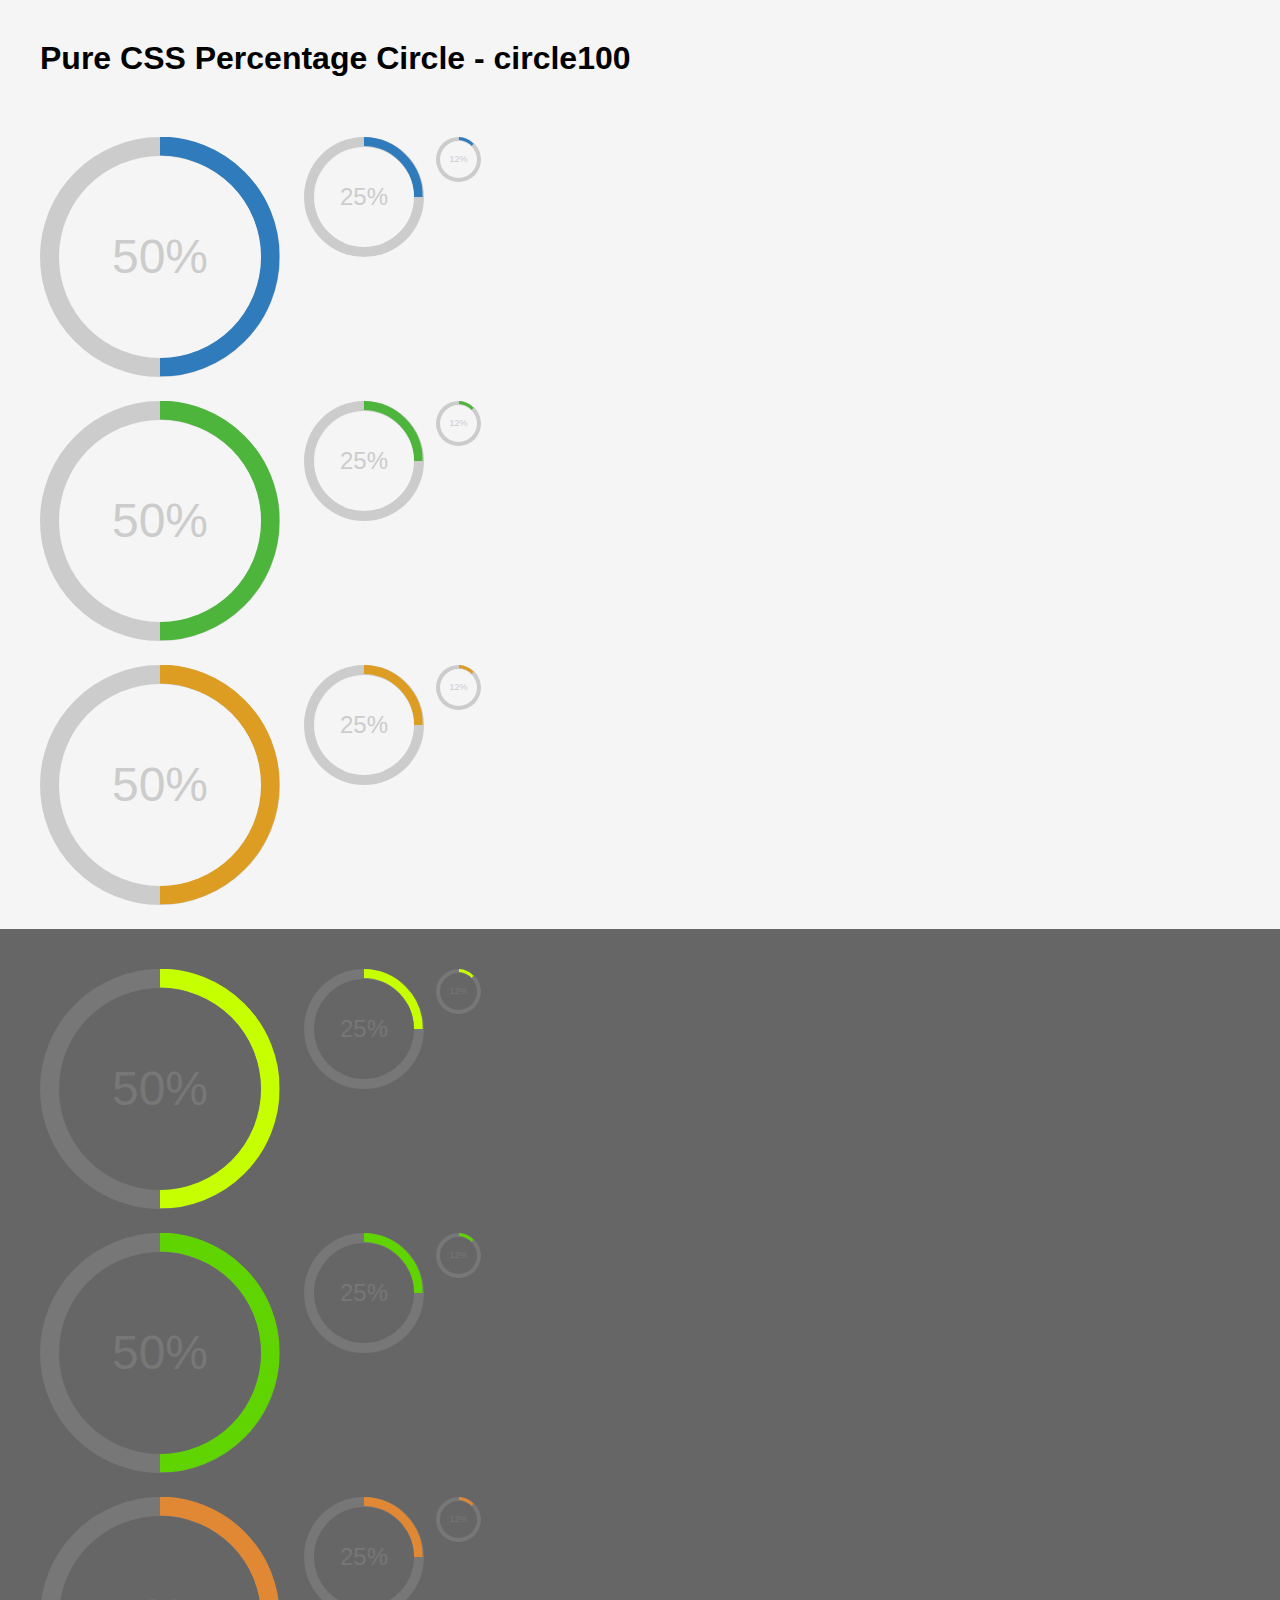
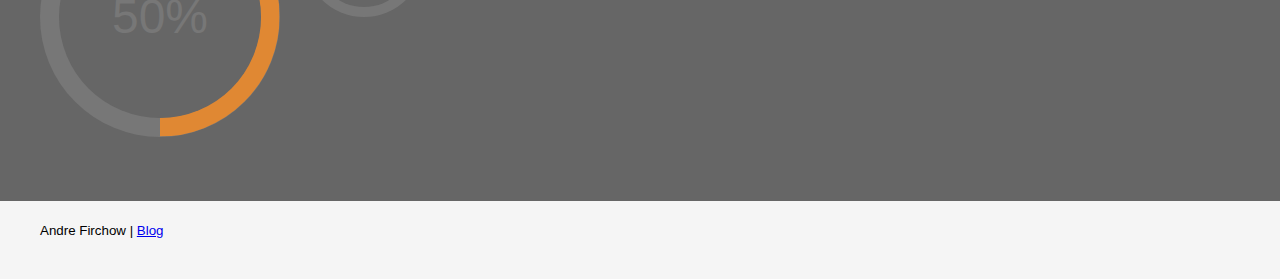
<file: Farangiz Part/circle-rating/index.html>
<!DOCTYPE html>
<!--[if lt IE 7]>      <html class="no-js lt-ie9 lt-ie8 lt-ie7"> <![endif]-->
<!--[if IE 7]>         <html class="no-js lt-ie9 lt-ie8"> <![endif]-->
<!--[if IE 8]>         <html class="no-js lt-ie9"> <![endif]-->
<!--[if gt IE 8]><!--> <html class="no-js"> <!--<![endif]-->
    <head>

        <meta charset="utf-8">

        <title>Pure CSS Percentage Circle</title>

        <meta name="description" content="">
        <meta name="viewport" content="width=device-width, initial-scale=1">


        <!-- styles for this little demo page -->
        <style type="text/css">

            body{
                background-color: #f5f5f5;
                margin: 0;
                padding: 0;
                font-family: Arial, "Helvetica Neue", Helvetica, sans-serif;
            }

            .page {
                margin: 40px;
            }

            h1{
                margin: 40px 0 60px 0;
            }

            .dark-area {
                background-color: #666;
                padding: 40px;
                margin: 0 -40px 20px -40px;
                clear: both;
            }

            .clearfix:before,.clearfix:after {content: " "; display: table;}
            .clearfix:after {clear: both;}
            .clearfix {*zoom: 1;}

        </style>

        <link rel="stylesheet" href="css/circle.css">

    </head>

    <body>

        <div class="page">

            <h1>Pure CSS Percentage Circle - circle100</h1>

            <!-- default -->
            <div class="clearfix">

                <div class="c100 p50 big">
                    <span>50%</span>
                    <div class="slice">
                        <div class="bar"></div>
                        <div class="fill"></div>
                    </div>
                </div>

                <div class="c100 p25">
                    <span>25%</span>
                    <div class="slice">
                        <div class="bar"></div>
                        <div class="fill"></div>
                    </div>
                </div>

                <div class="c100 p12 small">
                    <span>12%</span>
                    <div class="slice">
                        <div class="bar"></div>
                        <div class="fill"></div>
                    </div>
                </div>

            </div>
            <!-- /default -->

            <!-- green -->
            <div class="clearfix">

                <div class="c100 p50 big green">
                    <span>50%</span>
                    <div class="slice">
                        <div class="bar"></div>
                        <div class="fill"></div>
                    </div>
                </div>

                <div class="c100 p25 green">
                    <span>25%</span>
                    <div class="slice">
                        <div class="bar"></div>
                        <div class="fill"></div>
                    </div>
                </div>

                <div class="c100 p12 small green">
                    <span>12%</span>
                    <div class="slice">
                        <div class="bar"></div>
                        <div class="fill"></div>
                    </div>
                </div>

            </div>
            <!-- /green -->

            <!-- orange -->
            <div class="clearfix">

                <div class="c100 p50 big orange">
                    <span>50%</span>
                    <div class="slice">
                        <div class="bar"></div>
                        <div class="fill"></div>
                    </div>
                </div>

                <div class="c100 p25 orange">
                    <span>25%</span>
                    <div class="slice">
                        <div class="bar"></div>
                        <div class="fill"></div>
                    </div>
                </div>

                <div class="c100 p12 small orange">
                    <span>12%</span>
                    <div class="slice">
                        <div class="bar"></div>
                        <div class="fill"></div>
                    </div>
                </div>

            </div>
            <!-- /orange -->




            <div class="dark-area clearfix">

                <!-- default -->
                <div class="clearfix">

                    <div class="c100 p50 big dark">
                        <span>50%</span>
                        <div class="slice">
                            <div class="bar"></div>
                            <div class="fill"></div>
                        </div>
                    </div>

                    <div class="c100 p25 dark">
                        <span>25%</span>
                        <div class="slice">
                            <div class="bar"></div>
                            <div class="fill"></div>
                        </div>
                    </div>

                    <div class="c100 p12 small dark">
                        <span>12%</span>
                        <div class="slice">
                            <div class="bar"></div>
                            <div class="fill"></div>
                        </div>
                    </div>

                </div>
                <!-- /default -->

                <!-- green -->
                <div class="clearfix">

                    <div class="c100 p50 big dark green">
                        <span>50%</span>
                        <div class="slice">
                            <div class="bar"></div>
                            <div class="fill"></div>
                        </div>
                    </div>

                    <div class="c100 p25 dark green">
                        <span>25%</span>
                        <div class="slice">
                            <div class="bar"></div>
                            <div class="fill"></div>
                        </div>
                    </div>

                    <div class="c100 p12 dark small green">
                        <span>12%</span>
                        <div class="slice">
                            <div class="bar"></div>
                            <div class="fill"></div>
                        </div>
                    </div>

                </div>
                <!-- /green -->

                <!-- orange -->
                <div class="clearfix">

                    <div class="c100 p50 dark big orange">
                        <span>50%</span>
                        <div class="slice">
                            <div class="bar"></div>
                            <div class="fill"></div>
                        </div>
                    </div>

                    <div class="c100 p25 dark orange">
                        <span>25%</span>
                        <div class="slice">
                            <div class="bar"></div>
                            <div class="fill"></div>
                        </div>
                    </div>

                    <div class="c100 p12 dark small orange">
                        <span>12%</span>
                        <div class="slice">
                            <div class="bar"></div>
                            <div class="fill"></div>
                        </div>
                    </div>

                </div>
                <!-- /orange -->

            </div><!-- /.dark-area -->

            <small>Andre Firchow | <a href="http://firchow.net">Blog</a></small>

        </div>

    </body>
</html>
</file>
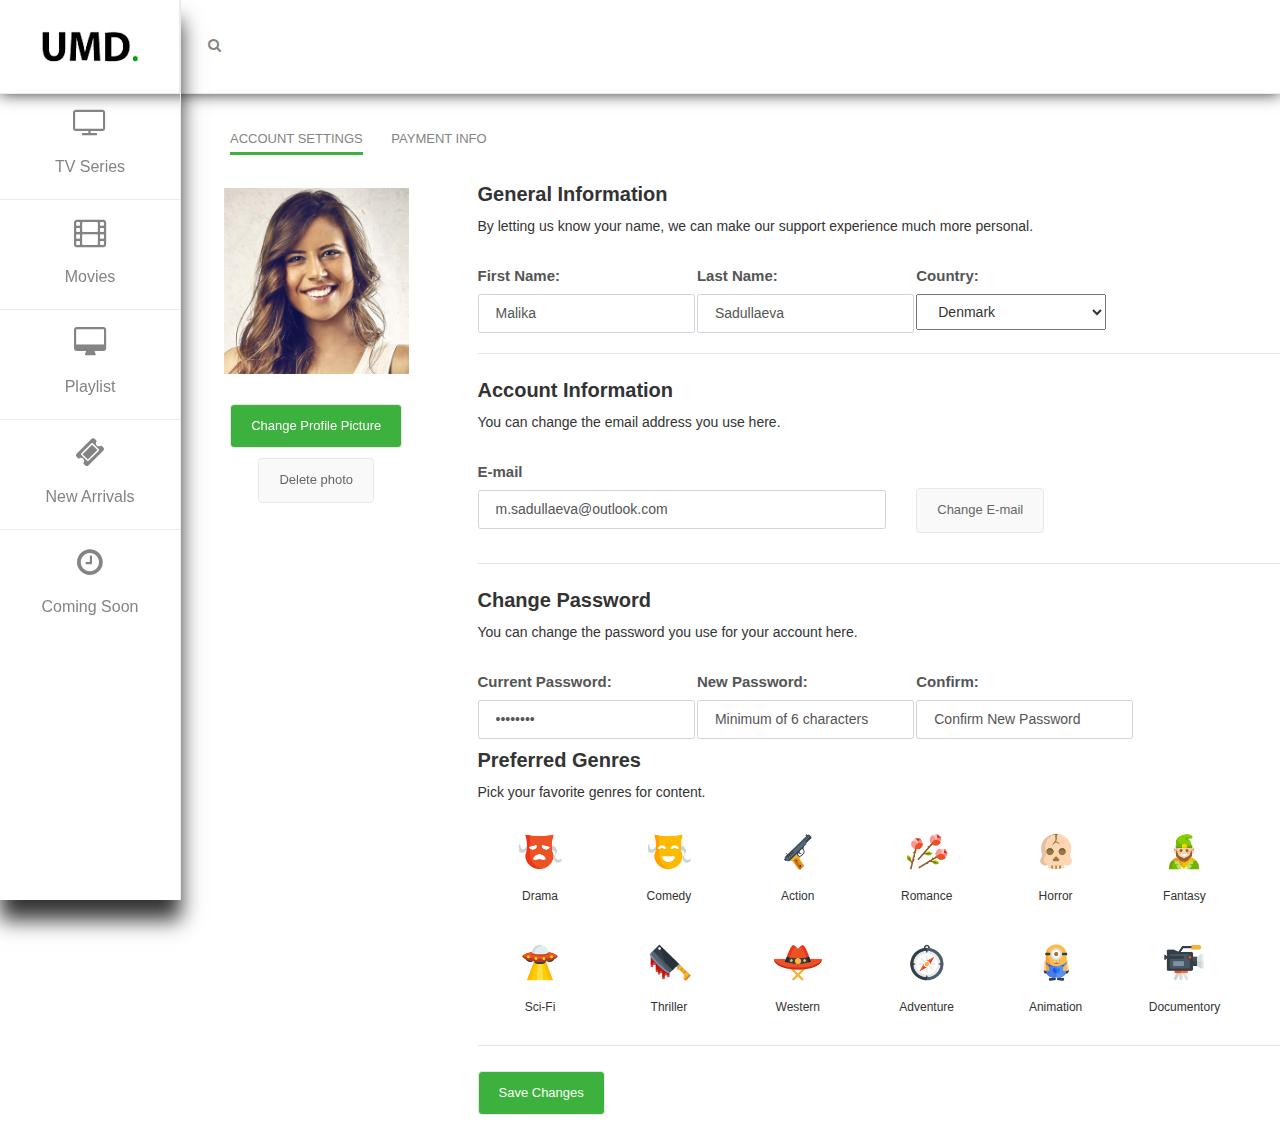
<file: profile.html>
<!DOCTYPE html>
<html>
<head>
<meta charset="utf-8">
	<meta name="viewport" content="width=device-width, initial-scale=1">
  <link rel="stylesheet" type="text/css" href="CSS/bootstrap.min.css">
   <script type="text/javascript" src="js/jquery.min.js"></script>
  <script type="text/javascript" src="js/bootstrap.min.js"></script>
	<link rel="stylesheet" type="text/css" href="CSS/profile.css">
	<link rel="stylesheet" href="https://cdnjs.cloudflare.com/ajax/libs/font-awesome/4.7.0/css/font-awesome.min.css">

	<title>Profile-winx</title>
	<title></title>

</head>
<body>




		<header>
		<div class="icon">
			<ul class="main">

				<li id="brand">
						<img src="img/LOGO.png" alt="logo">

					</li>
				

							<li class="ham">
								<i class="fa fa-bars"></i>
							</li>
						<li id="search">
						<span class="icons">
	         <i class="fa fa-search"></i>
	         		
	         	</span>					
							<!--dropdown-->
							<ul class="sub">

								<div class="container">
									<div class="row">
										<div class="col-md-3">
									  	<ul class="content" id="pad">
											<ol>Type</ol>
											<ol class="text">
											<input type="radio" name="movies" value="movies"> Movies
											</ol>
											<ol>
											<input type="radio" name="movies" value="movies"> TV Series
											</ol>
											<ol>
											<input type="radio" name="movies" value="movies"> New Arrivals
											</ol>
											<ol>
											<input type="radio" name="movies" value="movies"> Documentory
											</ol>
									  </ul>
									</div>

								<div class="col-md-3">
								<ul class="content">
								<ol>Country</ol>
								<ol>
									<select class="custom-select" style="width:200px;">
										    <option value="0">All Countries</option>
										    <option value="1">Argentina</option>
										    <option value="2">Austrakia</option>
										    <option value="3">Bahamas</option>
										    <option value="4">Belgium</option>
										    <option value="5">Brazil</option>
										    <option value="6">Canada</option>
										    <option value="7">Chile</option>
										    <option value="8">Chine</option>
										    <option value="9">Denmark</option>
										    <option value="10">Ecuador</option>
										    <option value="11">France</option>
										    <option value="12">Greece</option>
								</select>
								</ol>




								</ul>
								</div><!--col-md-6-->



							<div class="col-md-3">
								<ul class="content">
								<ol>Genres</ol>
								<ol>
									<select class="custom-select" style="width:200px;">
										    <option value="0">All Genres</option>
										    <option value="1">Argentina</option>
										    <option value="2">Austrakia</option>
										    <option value="3">Bahamas</option>
										    <option value="4">Belgium</option>
										    <option value="5">Brazil</option>
										    <option value="6">Canada</option>
										    <option value="7">Chile</option>
										    <option value="8">Chine</option>
										    <option value="9">Denmark</option>
										    <option value="10">Ecuador</option>
										    <option value="11">France</option>
										    <option value="12">Greece</option>
								</select>
								</ol>

								</ul>
								</div><!--col-md-6-->

							<div class="col-md-3">
							
								<ul class="content">
								<ol>Genres</ol>
								<ol>
								<div class="slidecontainer">
 								 <input type="range" min="1" max="100" value="50">
 								</div> 								
								</ol>
								</ul>
								</div><!--col-md-6-->

									</div><!--row-->
									</div><!--container-->
								</ul><!--end class sub-->
							</li>
						</ul>
					</div>

		</header>

		<nav class="nav">
			<ul class="nav-i">
			<li>
				<a href="#">
					<span class="fa fa-tv icon">
					</span>
					<p class="watch">TV Series</p>
				</a>
			</li>
					<li>
						<a href="#">
							<span class="fa fa-film icon">
							</span>
							<p class="watch">Movies</p>
						</a>
					</li>
					<li>
						<a href="#">
							<span class="fa fa-desktop icon">
							</span>
							<p class="watch">Playlist</p>
						</a>
					</li>
					<li>
						<a href="#">
							<span  class="fa fa-ticket icon">
							</span>	
							<p class="watch">New Arrivals</p>
						</a>
					</li>
					
					<li>
						<a href="#">
							<span class="fa fa-clock-o icon">
							</span>
							<p class="watch">
									Coming Soon
								</p>
						</a>
					</li>
			</ul>
		</nav>


<!--content-->
					<aside class="padding">
				
						<ul class="content">
							<li>
								<a href="profile.html">
									Account Settings
								</a>
							</li>
							<li>
								<a href="#">
									Payment Info
								</a>
							</li>
						</ul>
					</aside>


			<section>
				
								<div class="container">
									<div class="row">
										<div class="col-md-3">
											<div id="profile_pic">
											<img src="img/account-profile.jpg" alt="account-profile"/>
											</div>
												<p class="btn-centrilize">
													<a href="#" class="btn btn-pro">
														Change Profile Picture
													</a>
												</p>
												<p class="btn-centrilize">
													<a href="#" class="btn">
														Delete photo
													</a>
												</p>
											
										</div><!--col-md-3-->

									<div class="col-md-9">

										<form id="account-info">
											<h5>General Information</h5>
											<p class="take-inf">
										
											By letting us know your name, we can make our support experience much more personal.
												
											</p>
										</form>
																	
								<div class="row">
									<div class="col-md-3">
										<div class="info">
										<label for="name">First Name:</label>
										<input type="text" name="first_name" value="Malika" class="input">
									 </div>
									</div><!--col-md-3-->	


										<div class="col-md-3">
										<div class="info">
										<label for="name">Last Name:</label>	
										<input type="text" name="last_name" value="Sadullaeva" class="input">
									 </div>
									</div><!--col-md-3-->

									<div class="col-md-3">
										<div class="info">
										<label for="name">Country:</label>
										<select class="width">
											  <option value="denmark" class="input">Denmark</option>
											  <option value="uzbekistan" class="input">Uzbekistan</option>
											  <option value="ecuador" class="input">Ecuador</option>
											  <option value="france" class="input">France</option>
											</select>
									 </div>
									</div><!--col-md-3-->
								</div>
										<hr/>

									<h5>Account Information</h5>
											<p class="take-inf">
											You can change the email address you use here.
											</p>

											<div class="row">
												<div class="col-md-6">
												<div class="info">
													<label for="e-mail">E-mail</label>
													<input type="text" name="last_name" value="m.sadullaeva@outlook.com" class="input width">
													</div>
												</div>
												<div class="col-md-3">
													<div class="info">
														<p class="btn-top">
															<a href="#" class="btn">Change E-mail</a>
														</p>
													</div>
													
												</div>
											</div>
												<hr/>
									
											<h5>Change Password</h5>
											<p class="take-inf">
											You can change the password you use for your account here.
											</p>




														<!---->


								<div class="row">
									<div class="col-md-3">
										<div class="info">
										<label for="name">Current Password:</label>
										<input type="password" name="password" value="password" class="input">
									 </div>
									</div><!--col-md-3-->	


										<div class="col-md-3">
										<div class="info">
										<label for="name">New Password:</label>	
										<input type="text" name="last_name" value="Minimum of 6 characters" class="input">
									 </div>
									</div><!--col-md-3-->

									<div class="col-md-3">
										<div class="info">
										<label for="name">Confirm:</label>	
										<input type="text" name="last_name" value="Confirm New Password" class="input">
									 </div>
									</div><!--col-md-3-->
								</div>


								<h5>Preferred Genres</h5>
											<p class="take-inf">
											Pick your favorite genres for content.</p>
											<ul class="choose-img">
										
											<li class="border">
												<img src="img/drama.png" class="img-choose">
												<h6>Drama</h6>
												</li>
												<li class="border">
												<img src="img/comedy.png" class="img-choose">
												<h6>Comedy</h6>
												</li>
												
												<li class="border">
												<img src="img/action.png" class="img-choose">
												<h6>Action</h6>
												</li>

												<li class="border">
												<img src="img/romance.png" class="img-choose">
												<h6>Romance</h6>
												</li>

												<li class="border">
												<img src="img/horror.png" class="img-choose">
												<h6>Horror</h6>
												</li>
												<li class="border">
												<img src="img/fantasy.png" class="img-choose">
												<h6>Fantasy</h6>
												</li>
											</ul>


									<ul class="choose-img">
										
											<li class="border">
												<img src="img/sci-fi.png" class="img-choose">
												<h6>Sci-Fi</h6>
												</li>
												<li class="border">
												<img src="img/thriller.png" class="img-choose">
												<h6>Thriller</h6>
												</li>
												
												<li class="border">
												<img src="img/western.png" class="img-choose">
												<h6>Western</h6>
												</li>

												<li class="border">
												<img src="img/adventure.png" class="img-choose">
												<h6>Adventure</h6>
												</li>

												<li class="border">
												<img src="img/animation.png" class="img-choose">
												<h6>Animation</h6>
												</li>
												<li class="border">
												<img src="img/documentary.png" class="img-choose">
												<h6>Documentory</h6>
												</li>
											</ul>

									<hr/>
									<p>
										<a href="#" class="btn btn-pro">Save Changes</a>
									</p>
									</div><!--col-md-9-->
												
									</div>
									</div>

			</section>


	
	
<script src="js/profile.js"></script>
</body>
</html>
</file>
<file: Farangiz Part/circle-rating/css/circle.css>
/****************************************************************
 *
 * CSS Percentage Circle
 * Author: Andre Firchow
 *
*****************************************************************/
.rect-auto, .c100.p51 .slice, .c100.p52 .slice, .c100.p53 .slice, .c100.p54 .slice, .c100.p55 .slice, .c100.p56 .slice, .c100.p57 .slice, .c100.p58 .slice, .c100.p59 .slice, .c100.p60 .slice, .c100.p61 .slice, .c100.p62 .slice, .c100.p63 .slice, .c100.p64 .slice, .c100.p65 .slice, .c100.p66 .slice, .c100.p67 .slice, .c100.p68 .slice, .c100.p69 .slice, .c100.p70 .slice, .c100.p71 .slice, .c100.p72 .slice, .c100.p73 .slice, .c100.p74 .slice, .c100.p75 .slice, .c100.p76 .slice, .c100.p77 .slice, .c100.p78 .slice, .c100.p79 .slice, .c100.p80 .slice, .c100.p81 .slice, .c100.p82 .slice, .c100.p83 .slice, .c100.p84 .slice, .c100.p85 .slice, .c100.p86 .slice, .c100.p87 .slice, .c100.p88 .slice, .c100.p89 .slice, .c100.p90 .slice, .c100.p91 .slice, .c100.p92 .slice, .c100.p93 .slice, .c100.p94 .slice, .c100.p95 .slice, .c100.p96 .slice, .c100.p97 .slice, .c100.p98 .slice, .c100.p99 .slice, .c100.p100 .slice {
  clip: rect(auto, auto, auto, auto);
}

.pie, .c100 .bar, .c100.p51 .fill, .c100.p52 .fill, .c100.p53 .fill, .c100.p54 .fill, .c100.p55 .fill, .c100.p56 .fill, .c100.p57 .fill, .c100.p58 .fill, .c100.p59 .fill, .c100.p60 .fill, .c100.p61 .fill, .c100.p62 .fill, .c100.p63 .fill, .c100.p64 .fill, .c100.p65 .fill, .c100.p66 .fill, .c100.p67 .fill, .c100.p68 .fill, .c100.p69 .fill, .c100.p70 .fill, .c100.p71 .fill, .c100.p72 .fill, .c100.p73 .fill, .c100.p74 .fill, .c100.p75 .fill, .c100.p76 .fill, .c100.p77 .fill, .c100.p78 .fill, .c100.p79 .fill, .c100.p80 .fill, .c100.p81 .fill, .c100.p82 .fill, .c100.p83 .fill, .c100.p84 .fill, .c100.p85 .fill, .c100.p86 .fill, .c100.p87 .fill, .c100.p88 .fill, .c100.p89 .fill, .c100.p90 .fill, .c100.p91 .fill, .c100.p92 .fill, .c100.p93 .fill, .c100.p94 .fill, .c100.p95 .fill, .c100.p96 .fill, .c100.p97 .fill, .c100.p98 .fill, .c100.p99 .fill, .c100.p100 .fill {
  position: absolute;
  border: 0.08em solid #307bbb;
  width: 0.84em;
  height: 0.84em;
  clip: rect(0em, 0.5em, 1em, 0em);
  -webkit-border-radius: 50%;
  -moz-border-radius: 50%;
  -ms-border-radius: 50%;
  -o-border-radius: 50%;
  border-radius: 50%;
  -webkit-transform: rotate(0deg);
  -moz-transform: rotate(0deg);
  -ms-transform: rotate(0deg);
  -o-transform: rotate(0deg);
  transform: rotate(0deg);
}

.pie-fill, .c100.p51 .bar:after, .c100.p51 .fill, .c100.p52 .bar:after, .c100.p52 .fill, .c100.p53 .bar:after, .c100.p53 .fill, .c100.p54 .bar:after, .c100.p54 .fill, .c100.p55 .bar:after, .c100.p55 .fill, .c100.p56 .bar:after, .c100.p56 .fill, .c100.p57 .bar:after, .c100.p57 .fill, .c100.p58 .bar:after, .c100.p58 .fill, .c100.p59 .bar:after, .c100.p59 .fill, .c100.p60 .bar:after, .c100.p60 .fill, .c100.p61 .bar:after, .c100.p61 .fill, .c100.p62 .bar:after, .c100.p62 .fill, .c100.p63 .bar:after, .c100.p63 .fill, .c100.p64 .bar:after, .c100.p64 .fill, .c100.p65 .bar:after, .c100.p65 .fill, .c100.p66 .bar:after, .c100.p66 .fill, .c100.p67 .bar:after, .c100.p67 .fill, .c100.p68 .bar:after, .c100.p68 .fill, .c100.p69 .bar:after, .c100.p69 .fill, .c100.p70 .bar:after, .c100.p70 .fill, .c100.p71 .bar:after, .c100.p71 .fill, .c100.p72 .bar:after, .c100.p72 .fill, .c100.p73 .bar:after, .c100.p73 .fill, .c100.p74 .bar:after, .c100.p74 .fill, .c100.p75 .bar:after, .c100.p75 .fill, .c100.p76 .bar:after, .c100.p76 .fill, .c100.p77 .bar:after, .c100.p77 .fill, .c100.p78 .bar:after, .c100.p78 .fill, .c100.p79 .bar:after, .c100.p79 .fill, .c100.p80 .bar:after, .c100.p80 .fill, .c100.p81 .bar:after, .c100.p81 .fill, .c100.p82 .bar:after, .c100.p82 .fill, .c100.p83 .bar:after, .c100.p83 .fill, .c100.p84 .bar:after, .c100.p84 .fill, .c100.p85 .bar:after, .c100.p85 .fill, .c100.p86 .bar:after, .c100.p86 .fill, .c100.p87 .bar:after, .c100.p87 .fill, .c100.p88 .bar:after, .c100.p88 .fill, .c100.p89 .bar:after, .c100.p89 .fill, .c100.p90 .bar:after, .c100.p90 .fill, .c100.p91 .bar:after, .c100.p91 .fill, .c100.p92 .bar:after, .c100.p92 .fill, .c100.p93 .bar:after, .c100.p93 .fill, .c100.p94 .bar:after, .c100.p94 .fill, .c100.p95 .bar:after, .c100.p95 .fill, .c100.p96 .bar:after, .c100.p96 .fill, .c100.p97 .bar:after, .c100.p97 .fill, .c100.p98 .bar:after, .c100.p98 .fill, .c100.p99 .bar:after, .c100.p99 .fill, .c100.p100 .bar:after, .c100.p100 .fill {
  -webkit-transform: rotate(180deg);
  -moz-transform: rotate(180deg);
  -ms-transform: rotate(180deg);
  -o-transform: rotate(180deg);
  transform: rotate(180deg);
}

.c100 {
  position: relative;
  font-size: 120px;
  width: 1em;
  height: 1em;
  -webkit-border-radius: 50%;
  -moz-border-radius: 50%;
  -ms-border-radius: 50%;
  -o-border-radius: 50%;
  border-radius: 50%;
  float: left;
  margin: 0 0.1em 0.1em 0;
  background-color: #cccccc;
}
.c100 *, .c100 *:before, .c100 *:after {
  -webkit-box-sizing: content-box;
  -moz-box-sizing: content-box;
  box-sizing: content-box;
}
.c100.center {
  float: none;
  margin: 0 auto;
}
.c100.big {
  font-size: 240px;
}
.c100.small {
  font-size: 45px;
}
.c100 > span {
  position: absolute;
  width: 100%;
  z-index: 1;
  left: 0;
  top: 0;
  width: 5em;
  line-height: 5em;
  font-size: 0.2em;
  color: #cccccc;
  display: block;
  text-align: center;
  white-space: nowrap;
  -webkit-transition-property: all;
  -moz-transition-property: all;
  -o-transition-property: all;
  transition-property: all;
  -webkit-transition-duration: 0.2s;
  -moz-transition-duration: 0.2s;
  -o-transition-duration: 0.2s;
  transition-duration: 0.2s;
  -webkit-transition-timing-function: ease-out;
  -moz-transition-timing-function: ease-out;
  -o-transition-timing-function: ease-out;
  transition-timing-function: ease-out;
}
.c100:after {
  position: absolute;
  top: 0.08em;
  left: 0.08em;
  display: block;
  content: " ";
  -webkit-border-radius: 50%;
  -moz-border-radius: 50%;
  -ms-border-radius: 50%;
  -o-border-radius: 50%;
  border-radius: 50%;
  background-color: whitesmoke;
  width: 0.84em;
  height: 0.84em;
  -webkit-transition-property: all;
  -moz-transition-property: all;
  -o-transition-property: all;
  transition-property: all;
  -webkit-transition-duration: 0.2s;
  -moz-transition-duration: 0.2s;
  -o-transition-duration: 0.2s;
  transition-duration: 0.2s;
  -webkit-transition-timing-function: ease-in;
  -moz-transition-timing-function: ease-in;
  -o-transition-timing-function: ease-in;
  transition-timing-function: ease-in;
}
.c100 .slice {
  position: absolute;
  width: 1em;
  height: 1em;
  clip: rect(0em, 1em, 1em, 0.5em);
}
.c100.p1 .bar {
  -webkit-transform: rotate(3.6deg);
  -moz-transform: rotate(3.6deg);
  -ms-transform: rotate(3.6deg);
  -o-transform: rotate(3.6deg);
  transform: rotate(3.6deg);
}
.c100.p2 .bar {
  -webkit-transform: rotate(7.2deg);
  -moz-transform: rotate(7.2deg);
  -ms-transform: rotate(7.2deg);
  -o-transform: rotate(7.2deg);
  transform: rotate(7.2deg);
}
.c100.p3 .bar {
  -webkit-transform: rotate(10.8deg);
  -moz-transform: rotate(10.8deg);
  -ms-transform: rotate(10.8deg);
  -o-transform: rotate(10.8deg);
  transform: rotate(10.8deg);
}
.c100.p4 .bar {
  -webkit-transform: rotate(14.4deg);
  -moz-transform: rotate(14.4deg);
  -ms-transform: rotate(14.4deg);
  -o-transform: rotate(14.4deg);
  transform: rotate(14.4deg);
}
.c100.p5 .bar {
  -webkit-transform: rotate(18deg);
  -moz-transform: rotate(18deg);
  -ms-transform: rotate(18deg);
  -o-transform: rotate(18deg);
  transform: rotate(18deg);
}
.c100.p6 .bar {
  -webkit-transform: rotate(21.6deg);
  -moz-transform: rotate(21.6deg);
  -ms-transform: rotate(21.6deg);
  -o-transform: rotate(21.6deg);
  transform: rotate(21.6deg);
}
.c100.p7 .bar {
  -webkit-transform: rotate(25.2deg);
  -moz-transform: rotate(25.2deg);
  -ms-transform: rotate(25.2deg);
  -o-transform: rotate(25.2deg);
  transform: rotate(25.2deg);
}
.c100.p8 .bar {
  -webkit-transform: rotate(28.8deg);
  -moz-transform: rotate(28.8deg);
  -ms-transform: rotate(28.8deg);
  -o-transform: rotate(28.8deg);
  transform: rotate(28.8deg);
}
.c100.p9 .bar {
  -webkit-transform: rotate(32.4deg);
  -moz-transform: rotate(32.4deg);
  -ms-transform: rotate(32.4deg);
  -o-transform: rotate(32.4deg);
  transform: rotate(32.4deg);
}
.c100.p10 .bar {
  -webkit-transform: rotate(36deg);
  -moz-transform: rotate(36deg);
  -ms-transform: rotate(36deg);
  -o-transform: rotate(36deg);
  transform: rotate(36deg);
}
.c100.p11 .bar {
  -webkit-transform: rotate(39.6deg);
  -moz-transform: rotate(39.6deg);
  -ms-transform: rotate(39.6deg);
  -o-transform: rotate(39.6deg);
  transform: rotate(39.6deg);
}
.c100.p12 .bar {
  -webkit-transform: rotate(43.2deg);
  -moz-transform: rotate(43.2deg);
  -ms-transform: rotate(43.2deg);
  -o-transform: rotate(43.2deg);
  transform: rotate(43.2deg);
}
.c100.p13 .bar {
  -webkit-transform: rotate(46.8deg);
  -moz-transform: rotate(46.8deg);
  -ms-transform: rotate(46.8deg);
  -o-transform: rotate(46.8deg);
  transform: rotate(46.8deg);
}
.c100.p14 .bar {
  -webkit-transform: rotate(50.4deg);
  -moz-transform: rotate(50.4deg);
  -ms-transform: rotate(50.4deg);
  -o-transform: rotate(50.4deg);
  transform: rotate(50.4deg);
}
.c100.p15 .bar {
  -webkit-transform: rotate(54deg);
  -moz-transform: rotate(54deg);
  -ms-transform: rotate(54deg);
  -o-transform: rotate(54deg);
  transform: rotate(54deg);
}
.c100.p16 .bar {
  -webkit-transform: rotate(57.6deg);
  -moz-transform: rotate(57.6deg);
  -ms-transform: rotate(57.6deg);
  -o-transform: rotate(57.6deg);
  transform: rotate(57.6deg);
}
.c100.p17 .bar {
  -webkit-transform: rotate(61.2deg);
  -moz-transform: rotate(61.2deg);
  -ms-transform: rotate(61.2deg);
  -o-transform: rotate(61.2deg);
  transform: rotate(61.2deg);
}
.c100.p18 .bar {
  -webkit-transform: rotate(64.8deg);
  -moz-transform: rotate(64.8deg);
  -ms-transform: rotate(64.8deg);
  -o-transform: rotate(64.8deg);
  transform: rotate(64.8deg);
}
.c100.p19 .bar {
  -webkit-transform: rotate(68.4deg);
  -moz-transform: rotate(68.4deg);
  -ms-transform: rotate(68.4deg);
  -o-transform: rotate(68.4deg);
  transform: rotate(68.4deg);
}
.c100.p20 .bar {
  -webkit-transform: rotate(72deg);
  -moz-transform: rotate(72deg);
  -ms-transform: rotate(72deg);
  -o-transform: rotate(72deg);
  transform: rotate(72deg);
}
.c100.p21 .bar {
  -webkit-transform: rotate(75.6deg);
  -moz-transform: rotate(75.6deg);
  -ms-transform: rotate(75.6deg);
  -o-transform: rotate(75.6deg);
  transform: rotate(75.6deg);
}
.c100.p22 .bar {
  -webkit-transform: rotate(79.2deg);
  -moz-transform: rotate(79.2deg);
  -ms-transform: rotate(79.2deg);
  -o-transform: rotate(79.2deg);
  transform: rotate(79.2deg);
}
.c100.p23 .bar {
  -webkit-transform: rotate(82.8deg);
  -moz-transform: rotate(82.8deg);
  -ms-transform: rotate(82.8deg);
  -o-transform: rotate(82.8deg);
  transform: rotate(82.8deg);
}
.c100.p24 .bar {
  -webkit-transform: rotate(86.4deg);
  -moz-transform: rotate(86.4deg);
  -ms-transform: rotate(86.4deg);
  -o-transform: rotate(86.4deg);
  transform: rotate(86.4deg);
}
.c100.p25 .bar {
  -webkit-transform: rotate(90deg);
  -moz-transform: rotate(90deg);
  -ms-transform: rotate(90deg);
  -o-transform: rotate(90deg);
  transform: rotate(90deg);
}
.c100.p26 .bar {
  -webkit-transform: rotate(93.6deg);
  -moz-transform: rotate(93.6deg);
  -ms-transform: rotate(93.6deg);
  -o-transform: rotate(93.6deg);
  transform: rotate(93.6deg);
}
.c100.p27 .bar {
  -webkit-transform: rotate(97.2deg);
  -moz-transform: rotate(97.2deg);
  -ms-transform: rotate(97.2deg);
  -o-transform: rotate(97.2deg);
  transform: rotate(97.2deg);
}
.c100.p28 .bar {
  -webkit-transform: rotate(100.8deg);
  -moz-transform: rotate(100.8deg);
  -ms-transform: rotate(100.8deg);
  -o-transform: rotate(100.8deg);
  transform: rotate(100.8deg);
}
.c100.p29 .bar {
  -webkit-transform: rotate(104.4deg);
  -moz-transform: rotate(104.4deg);
  -ms-transform: rotate(104.4deg);
  -o-transform: rotate(104.4deg);
  transform: rotate(104.4deg);
}
.c100.p30 .bar {
  -webkit-transform: rotate(108deg);
  -moz-transform: rotate(108deg);
  -ms-transform: rotate(108deg);
  -o-transform: rotate(108deg);
  transform: rotate(108deg);
}
.c100.p31 .bar {
  -webkit-transform: rotate(111.6deg);
  -moz-transform: rotate(111.6deg);
  -ms-transform: rotate(111.6deg);
  -o-transform: rotate(111.6deg);
  transform: rotate(111.6deg);
}
.c100.p32 .bar {
  -webkit-transform: rotate(115.2deg);
  -moz-transform: rotate(115.2deg);
  -ms-transform: rotate(115.2deg);
  -o-transform: rotate(115.2deg);
  transform: rotate(115.2deg);
}
.c100.p33 .bar {
  -webkit-transform: rotate(118.8deg);
  -moz-transform: rotate(118.8deg);
  -ms-transform: rotate(118.8deg);
  -o-transform: rotate(118.8deg);
  transform: rotate(118.8deg);
}
.c100.p34 .bar {
  -webkit-transform: rotate(122.4deg);
  -moz-transform: rotate(122.4deg);
  -ms-transform: rotate(122.4deg);
  -o-transform: rotate(122.4deg);
  transform: rotate(122.4deg);
}
.c100.p35 .bar {
  -webkit-transform: rotate(126deg);
  -moz-transform: rotate(126deg);
  -ms-transform: rotate(126deg);
  -o-transform: rotate(126deg);
  transform: rotate(126deg);
}
.c100.p36 .bar {
  -webkit-transform: rotate(129.6deg);
  -moz-transform: rotate(129.6deg);
  -ms-transform: rotate(129.6deg);
  -o-transform: rotate(129.6deg);
  transform: rotate(129.6deg);
}
.c100.p37 .bar {
  -webkit-transform: rotate(133.2deg);
  -moz-transform: rotate(133.2deg);
  -ms-transform: rotate(133.2deg);
  -o-transform: rotate(133.2deg);
  transform: rotate(133.2deg);
}
.c100.p38 .bar {
  -webkit-transform: rotate(136.8deg);
  -moz-transform: rotate(136.8deg);
  -ms-transform: rotate(136.8deg);
  -o-transform: rotate(136.8deg);
  transform: rotate(136.8deg);
}
.c100.p39 .bar {
  -webkit-transform: rotate(140.4deg);
  -moz-transform: rotate(140.4deg);
  -ms-transform: rotate(140.4deg);
  -o-transform: rotate(140.4deg);
  transform: rotate(140.4deg);
}
.c100.p40 .bar {
  -webkit-transform: rotate(144deg);
  -moz-transform: rotate(144deg);
  -ms-transform: rotate(144deg);
  -o-transform: rotate(144deg);
  transform: rotate(144deg);
}
.c100.p41 .bar {
  -webkit-transform: rotate(147.6deg);
  -moz-transform: rotate(147.6deg);
  -ms-transform: rotate(147.6deg);
  -o-transform: rotate(147.6deg);
  transform: rotate(147.6deg);
}
.c100.p42 .bar {
  -webkit-transform: rotate(151.2deg);
  -moz-transform: rotate(151.2deg);
  -ms-transform: rotate(151.2deg);
  -o-transform: rotate(151.2deg);
  transform: rotate(151.2deg);
}
.c100.p43 .bar {
  -webkit-transform: rotate(154.8deg);
  -moz-transform: rotate(154.8deg);
  -ms-transform: rotate(154.8deg);
  -o-transform: rotate(154.8deg);
  transform: rotate(154.8deg);
}
.c100.p44 .bar {
  -webkit-transform: rotate(158.4deg);
  -moz-transform: rotate(158.4deg);
  -ms-transform: rotate(158.4deg);
  -o-transform: rotate(158.4deg);
  transform: rotate(158.4deg);
}
.c100.p45 .bar {
  -webkit-transform: rotate(162deg);
  -moz-transform: rotate(162deg);
  -ms-transform: rotate(162deg);
  -o-transform: rotate(162deg);
  transform: rotate(162deg);
}
.c100.p46 .bar {
  -webkit-transform: rotate(165.6deg);
  -moz-transform: rotate(165.6deg);
  -ms-transform: rotate(165.6deg);
  -o-transform: rotate(165.6deg);
  transform: rotate(165.6deg);
}
.c100.p47 .bar {
  -webkit-transform: rotate(169.2deg);
  -moz-transform: rotate(169.2deg);
  -ms-transform: rotate(169.2deg);
  -o-transform: rotate(169.2deg);
  transform: rotate(169.2deg);
}
.c100.p48 .bar {
  -webkit-transform: rotate(172.8deg);
  -moz-transform: rotate(172.8deg);
  -ms-transform: rotate(172.8deg);
  -o-transform: rotate(172.8deg);
  transform: rotate(172.8deg);
}
.c100.p49 .bar {
  -webkit-transform: rotate(176.4deg);
  -moz-transform: rotate(176.4deg);
  -ms-transform: rotate(176.4deg);
  -o-transform: rotate(176.4deg);
  transform: rotate(176.4deg);
}
.c100.p50 .bar {
  -webkit-transform: rotate(180deg);
  -moz-transform: rotate(180deg);
  -ms-transform: rotate(180deg);
  -o-transform: rotate(180deg);
  transform: rotate(180deg);
}
.c100.p51 .bar {
  -webkit-transform: rotate(183.6deg);
  -moz-transform: rotate(183.6deg);
  -ms-transform: rotate(183.6deg);
  -o-transform: rotate(183.6deg);
  transform: rotate(183.6deg);
}
.c100.p52 .bar {
  -webkit-transform: rotate(187.2deg);
  -moz-transform: rotate(187.2deg);
  -ms-transform: rotate(187.2deg);
  -o-transform: rotate(187.2deg);
  transform: rotate(187.2deg);
}
.c100.p53 .bar {
  -webkit-transform: rotate(190.8deg);
  -moz-transform: rotate(190.8deg);
  -ms-transform: rotate(190.8deg);
  -o-transform: rotate(190.8deg);
  transform: rotate(190.8deg);
}
.c100.p54 .bar {
  -webkit-transform: rotate(194.4deg);
  -moz-transform: rotate(194.4deg);
  -ms-transform: rotate(194.4deg);
  -o-transform: rotate(194.4deg);
  transform: rotate(194.4deg);
}
.c100.p55 .bar {
  -webkit-transform: rotate(198deg);
  -moz-transform: rotate(198deg);
  -ms-transform: rotate(198deg);
  -o-transform: rotate(198deg);
  transform: rotate(198deg);
}
.c100.p56 .bar {
  -webkit-transform: rotate(201.6deg);
  -moz-transform: rotate(201.6deg);
  -ms-transform: rotate(201.6deg);
  -o-transform: rotate(201.6deg);
  transform: rotate(201.6deg);
}
.c100.p57 .bar {
  -webkit-transform: rotate(205.2deg);
  -moz-transform: rotate(205.2deg);
  -ms-transform: rotate(205.2deg);
  -o-transform: rotate(205.2deg);
  transform: rotate(205.2deg);
}
.c100.p58 .bar {
  -webkit-transform: rotate(208.8deg);
  -moz-transform: rotate(208.8deg);
  -ms-transform: rotate(208.8deg);
  -o-transform: rotate(208.8deg);
  transform: rotate(208.8deg);
}
.c100.p59 .bar {
  -webkit-transform: rotate(212.4deg);
  -moz-transform: rotate(212.4deg);
  -ms-transform: rotate(212.4deg);
  -o-transform: rotate(212.4deg);
  transform: rotate(212.4deg);
}
.c100.p60 .bar {
  -webkit-transform: rotate(216deg);
  -moz-transform: rotate(216deg);
  -ms-transform: rotate(216deg);
  -o-transform: rotate(216deg);
  transform: rotate(216deg);
}
.c100.p61 .bar {
  -webkit-transform: rotate(219.6deg);
  -moz-transform: rotate(219.6deg);
  -ms-transform: rotate(219.6deg);
  -o-transform: rotate(219.6deg);
  transform: rotate(219.6deg);
}
.c100.p62 .bar {
  -webkit-transform: rotate(223.2deg);
  -moz-transform: rotate(223.2deg);
  -ms-transform: rotate(223.2deg);
  -o-transform: rotate(223.2deg);
  transform: rotate(223.2deg);
}
.c100.p63 .bar {
  -webkit-transform: rotate(226.8deg);
  -moz-transform: rotate(226.8deg);
  -ms-transform: rotate(226.8deg);
  -o-transform: rotate(226.8deg);
  transform: rotate(226.8deg);
}
.c100.p64 .bar {
  -webkit-transform: rotate(230.4deg);
  -moz-transform: rotate(230.4deg);
  -ms-transform: rotate(230.4deg);
  -o-transform: rotate(230.4deg);
  transform: rotate(230.4deg);
}
.c100.p65 .bar {
  -webkit-transform: rotate(234deg);
  -moz-transform: rotate(234deg);
  -ms-transform: rotate(234deg);
  -o-transform: rotate(234deg);
  transform: rotate(234deg);
}
.c100.p66 .bar {
  -webkit-transform: rotate(237.6deg);
  -moz-transform: rotate(237.6deg);
  -ms-transform: rotate(237.6deg);
  -o-transform: rotate(237.6deg);
  transform: rotate(237.6deg);
}
.c100.p67 .bar {
  -webkit-transform: rotate(241.2deg);
  -moz-transform: rotate(241.2deg);
  -ms-transform: rotate(241.2deg);
  -o-transform: rotate(241.2deg);
  transform: rotate(241.2deg);
}
.c100.p68 .bar {
  -webkit-transform: rotate(244.8deg);
  -moz-transform: rotate(244.8deg);
  -ms-transform: rotate(244.8deg);
  -o-transform: rotate(244.8deg);
  transform: rotate(244.8deg);
}
.c100.p69 .bar {
  -webkit-transform: rotate(248.4deg);
  -moz-transform: rotate(248.4deg);
  -ms-transform: rotate(248.4deg);
  -o-transform: rotate(248.4deg);
  transform: rotate(248.4deg);
}
.c100.p70 .bar {
  -webkit-transform: rotate(252deg);
  -moz-transform: rotate(252deg);
  -ms-transform: rotate(252deg);
  -o-transform: rotate(252deg);
  transform: rotate(252deg);
}
.c100.p71 .bar {
  -webkit-transform: rotate(255.6deg);
  -moz-transform: rotate(255.6deg);
  -ms-transform: rotate(255.6deg);
  -o-transform: rotate(255.6deg);
  transform: rotate(255.6deg);
}
.c100.p72 .bar {
  -webkit-transform: rotate(259.2deg);
  -moz-transform: rotate(259.2deg);
  -ms-transform: rotate(259.2deg);
  -o-transform: rotate(259.2deg);
  transform: rotate(259.2deg);
}
.c100.p73 .bar {
  -webkit-transform: rotate(262.8deg);
  -moz-transform: rotate(262.8deg);
  -ms-transform: rotate(262.8deg);
  -o-transform: rotate(262.8deg);
  transform: rotate(262.8deg);
}
.c100.p74 .bar {
  -webkit-transform: rotate(266.4deg);
  -moz-transform: rotate(266.4deg);
  -ms-transform: rotate(266.4deg);
  -o-transform: rotate(266.4deg);
  transform: rotate(266.4deg);
}
.c100.p75 .bar {
  -webkit-transform: rotate(270deg);
  -moz-transform: rotate(270deg);
  -ms-transform: rotate(270deg);
  -o-transform: rotate(270deg);
  transform: rotate(270deg);
}
.c100.p76 .bar {
  -webkit-transform: rotate(273.6deg);
  -moz-transform: rotate(273.6deg);
  -ms-transform: rotate(273.6deg);
  -o-transform: rotate(273.6deg);
  transform: rotate(273.6deg);
}
.c100.p77 .bar {
  -webkit-transform: rotate(277.2deg);
  -moz-transform: rotate(277.2deg);
  -ms-transform: rotate(277.2deg);
  -o-transform: rotate(277.2deg);
  transform: rotate(277.2deg);
}
.c100.p78 .bar {
  -webkit-transform: rotate(280.8deg);
  -moz-transform: rotate(280.8deg);
  -ms-transform: rotate(280.8deg);
  -o-transform: rotate(280.8deg);
  transform: rotate(280.8deg);
}
.c100.p79 .bar {
  -webkit-transform: rotate(284.4deg);
  -moz-transform: rotate(284.4deg);
  -ms-transform: rotate(284.4deg);
  -o-transform: rotate(284.4deg);
  transform: rotate(284.4deg);
}
.c100.p80 .bar {
  -webkit-transform: rotate(288deg);
  -moz-transform: rotate(288deg);
  -ms-transform: rotate(288deg);
  -o-transform: rotate(288deg);
  transform: rotate(288deg);
}
.c100.p81 .bar {
  -webkit-transform: rotate(291.6deg);
  -moz-transform: rotate(291.6deg);
  -ms-transform: rotate(291.6deg);
  -o-transform: rotate(291.6deg);
  transform: rotate(291.6deg);
}
.c100.p82 .bar {
  -webkit-transform: rotate(295.2deg);
  -moz-transform: rotate(295.2deg);
  -ms-transform: rotate(295.2deg);
  -o-transform: rotate(295.2deg);
  transform: rotate(295.2deg);
}
.c100.p83 .bar {
  -webkit-transform: rotate(298.8deg);
  -moz-transform: rotate(298.8deg);
  -ms-transform: rotate(298.8deg);
  -o-transform: rotate(298.8deg);
  transform: rotate(298.8deg);
}
.c100.p84 .bar {
  -webkit-transform: rotate(302.4deg);
  -moz-transform: rotate(302.4deg);
  -ms-transform: rotate(302.4deg);
  -o-transform: rotate(302.4deg);
  transform: rotate(302.4deg);
}
.c100.p85 .bar {
  -webkit-transform: rotate(306deg);
  -moz-transform: rotate(306deg);
  -ms-transform: rotate(306deg);
  -o-transform: rotate(306deg);
  transform: rotate(306deg);
}
.c100.p86 .bar {
  -webkit-transform: rotate(309.6deg);
  -moz-transform: rotate(309.6deg);
  -ms-transform: rotate(309.6deg);
  -o-transform: rotate(309.6deg);
  transform: rotate(309.6deg);
}
.c100.p87 .bar {
  -webkit-transform: rotate(313.2deg);
  -moz-transform: rotate(313.2deg);
  -ms-transform: rotate(313.2deg);
  -o-transform: rotate(313.2deg);
  transform: rotate(313.2deg);
}
.c100.p88 .bar {
  -webkit-transform: rotate(316.8deg);
  -moz-transform: rotate(316.8deg);
  -ms-transform: rotate(316.8deg);
  -o-transform: rotate(316.8deg);
  transform: rotate(316.8deg);
}
.c100.p89 .bar {
  -webkit-transform: rotate(320.4deg);
  -moz-transform: rotate(320.4deg);
  -ms-transform: rotate(320.4deg);
  -o-transform: rotate(320.4deg);
  transform: rotate(320.4deg);
}
.c100.p90 .bar {
  -webkit-transform: rotate(324deg);
  -moz-transform: rotate(324deg);
  -ms-transform: rotate(324deg);
  -o-transform: rotate(324deg);
  transform: rotate(324deg);
}
.c100.p91 .bar {
  -webkit-transform: rotate(327.6deg);
  -moz-transform: rotate(327.6deg);
  -ms-transform: rotate(327.6deg);
  -o-transform: rotate(327.6deg);
  transform: rotate(327.6deg);
}
.c100.p92 .bar {
  -webkit-transform: rotate(331.2deg);
  -moz-transform: rotate(331.2deg);
  -ms-transform: rotate(331.2deg);
  -o-transform: rotate(331.2deg);
  transform: rotate(331.2deg);
}
.c100.p93 .bar {
  -webkit-transform: rotate(334.8deg);
  -moz-transform: rotate(334.8deg);
  -ms-transform: rotate(334.8deg);
  -o-transform: rotate(334.8deg);
  transform: rotate(334.8deg);
}
.c100.p94 .bar {
  -webkit-transform: rotate(338.4deg);
  -moz-transform: rotate(338.4deg);
  -ms-transform: rotate(338.4deg);
  -o-transform: rotate(338.4deg);
  transform: rotate(338.4deg);
}
.c100.p95 .bar {
  -webkit-transform: rotate(342deg);
  -moz-transform: rotate(342deg);
  -ms-transform: rotate(342deg);
  -o-transform: rotate(342deg);
  transform: rotate(342deg);
}
.c100.p96 .bar {
  -webkit-transform: rotate(345.6deg);
  -moz-transform: rotate(345.6deg);
  -ms-transform: rotate(345.6deg);
  -o-transform: rotate(345.6deg);
  transform: rotate(345.6deg);
}
.c100.p97 .bar {
  -webkit-transform: rotate(349.2deg);
  -moz-transform: rotate(349.2deg);
  -ms-transform: rotate(349.2deg);
  -o-transform: rotate(349.2deg);
  transform: rotate(349.2deg);
}
.c100.p98 .bar {
  -webkit-transform: rotate(352.8deg);
  -moz-transform: rotate(352.8deg);
  -ms-transform: rotate(352.8deg);
  -o-transform: rotate(352.8deg);
  transform: rotate(352.8deg);
}
.c100.p99 .bar {
  -webkit-transform: rotate(356.4deg);
  -moz-transform: rotate(356.4deg);
  -ms-transform: rotate(356.4deg);
  -o-transform: rotate(356.4deg);
  transform: rotate(356.4deg);
}
.c100.p100 .bar {
  -webkit-transform: rotate(360deg);
  -moz-transform: rotate(360deg);
  -ms-transform: rotate(360deg);
  -o-transform: rotate(360deg);
  transform: rotate(360deg);
}
.c100:hover {
  cursor: default;
}
.c100:hover > span {
  width: 3.33em;
  line-height: 3.33em;
  font-size: 0.3em;
  color: #307bbb;
}
.c100:hover:after {
  top: 0.04em;
  left: 0.04em;
  width: 0.92em;
  height: 0.92em;
}
.c100.dark {
  background-color: #777777;
}
.c100.dark .bar,
.c100.dark .fill {
  border-color: #c6ff00 !important;
}
.c100.dark > span {
  color: #777777;
}
.c100.dark:after {
  background-color: #666666;
}
.c100.dark:hover > span {
  color: #c6ff00;
}
.c100.green .bar, .c100.green .fill {
  border-color: #4db53c !important;
}
.c100.green:hover > span {
  color: #4db53c;
}
.c100.green.dark .bar, .c100.green.dark .fill {
  border-color: #5fd400 !important;
}
.c100.green.dark:hover > span {
  color: #5fd400;
}
.c100.orange .bar, .c100.orange .fill {
  border-color: #dd9d22 !important;
}
.c100.orange:hover > span {
  color: #dd9d22;
}
.c100.orange.dark .bar, .c100.orange.dark .fill {
  border-color: #e08833 !important;
}
.c100.orange.dark:hover > span {
  color: #e08833;
}
</file>
<file: CSS/profile.css>
*{
		margin: 0;
		padding:0;
	}
	body{
		padding: 0;
		margin: 0;
		line-height: 1.5;
		font-family: "Montserrat" ,cursive, sans-serif;
	}
	a{
		text-decoration: none;
		color: #848484;
		font-family: Montserrat,sans-serif;
	}
	a:hover{
		text-decoration: none;
		color: #7FCB7F;
	}
	ul{
		list-style-type: none;
		margin: 0;
		padding: 0;
	}

	/*header start*/

	header{
		margin: 0;
		padding: 0;
		border-bottom: 1px solid #EBEBEB;
		 -webkit-box-shadow: 0 0px 15px rgba(0,0,0,.8); /* Safari & Chrome */
		-moz-box-shadow:0 0px 15px rgba(0,0,0,.8); /* Firefox */
		-o-box-shadow:0 0px 15px rgba(0,0,0,.8); /* Opera */
		 box-shadow:0 0px 15px rgba(0,0,0,.8)

	}

	img{
		padding: 30px 38.5px;
	}
	nav{

		margin:0;
		padding: 0;
		margin-top: -94px;
		border-right: 1px solid #EBEBEB;
		height: 100vh;
		position: fixed;
       -webkit-box-shadow: 0 15px 30px rgba(0,0,0,.8); /* Safari & Chrome */
		-moz-box-shadow:0 15px 30px rgba(0,0,0,.8); /* Firefox */
		-o-box-shadow:0 15px 30px rgba(0,0,0,.8); /* Opera */
		 box-shadow:0 20px 20px rgba(0,0,0,.8);
	}
	.nav-i li:nth-child(1){
		padding-top: 100px;
	}


	/*header end*/
	/*nav start*/

	.nav-i{
		/*padding-top: 90px;*/
	    top: 90px;
	    left: 0;
		width: 180px;
		z-index: 1;
		height: 100vh;
	}


li.ham i{
	padding-left: 20px;
	display: none;
}
 li#search i{
 	padding-left: 20px;
 }

	.nav-i li{
		font-size: 30px;
		border-bottom: 1px solid #EBEBEB;
		text-align: center;
		padding-top: 10px;
	}

	.nav-i li:nth-child(5){
		border-bottom: none;
	}

	.ma{
		margin-left: -27px;
		z-index: -2;
	}
	p.watch{
		padding: 10px 0;
		font-size: 16px;
		font-family: "Montserrat" ,cursive, sans-serif;
	}
	.take-inf{
		margin: 0;
		padding: 0;
		padding-top: 5px;

	}

	.nav-i li a span:hover{
		color: #7FCB7F;
	}
	.icon{
		color: #848484;
	}
	.fa:hover{
		cursor: pointer;
	}

	/*header*/
	
	.icon li{
		display: inline-block;
	}
	
	
	ul.sub{
		background: #fff;
		opacity: 1;
		position: absolute;
		display: none;
		top:93px;
		left: 180px;
		border:1px solid #EBEBEB;
	    z-index: 300 !important;
	    box-shadow:0px 5px 5px rgba(0,0,0,.2);
	}



	.content{
	    font-size: 13px;
	    text-transform: uppercase;
	    line-height: 3;
	}
/*.container{
	padding-right: 50px;
	padding-left: 50px;
	margin: 0;
}
*/

	.slidecontainer {
	    width: 100%;
	}

	.slider {
	    -webkit-appearance: none;
	    width: 100%;
	    height: 25px;
	    background: #d3d3d3;
	    outline: none;
	    opacity: 0.7;
	    -webkit-transition: .2s;
	    transition: opacity .2s;
	}

	.slider:hover {
	    opacity: 1;
	}

	.slider::-webkit-slider-thumb {
	    -webkit-appearance: none;
	    appearance: none;
	    width: 25px;
	    height: 25px;
	    background: #4CAF50;
	    cursor: pointer;
	}

	.slider::-moz-range-thumb {
	    width: 25px;
	    height: 25px;
	    background: #4CAF50;
	    cursor: pointer;
	}

	/*create hamburger*/

li#brand{
	border-right: 1px solid #EBEBEB;
		
}

.icons :hover{
	cursor: pointer;
}


/*aside start*/

.padding{
	margin-top: 25px;
	margin-left: 230px;

}
ul.content li:nth-child(2){
	padding-left: 25px;
}
ul.content li:nth-child(1) a{
	padding-bottom: 6px;
	border-bottom: 3px solid #3DB13D;
}

.content li{
	display: inline-block;
}


/*section{
	margin-left: 160px;

}*/
#profile_pic{
	text-align: center;
}
section{
	margin-left: 170px;
}

img{
	max-width: 100%;
 
}
.btn{
	font-weight: 400;
    padding: 12px 20px;
    font-size: 13px;
    border: 1px solid #e7e7e7;
    background: #f9f9f9;
    color: #666;
   
}
p.watch, .btn-centrilize{
	text-align: center;
}


.btn-pro{
	background-color: #3DB13D;
	color: #FCFEFC;
}
.btn:hover{
	background-color: #3DB13D;
	color: #FCFEF0;
	 transition-duration: 350ms; 
     transition-property: color,background-color,border; 
     transition-timing-function: ease-in-out; 
}

.btn-pro:hover{
	background-color: #F9F9F9;
	color: #848484;
	 transition-duration: 350ms; 
     transition-property:color, background-color,border; 
     transition-timing-function: ease-in-out; 
}
/*form*/
#account-info{
	padding-top: 15px;
}
h5{
	font-weight: 700;
    color: #333;
    margin-bottom: .6rem;
    font-size: 20px;
    font-family: Montserrat,sans-serif;

}

.info{
	margin-top: 25px;

}
label{
	font-family: Lato,sans-serif;
    line-height: 1.8;
    color: #555;
    font-size: 15px;

}
.input{
	    border: 1px solid #ced4da;
    border-radius: .25rem;
    padding: 8px 17px;
    color: #555;
    font-family: Lato,sans-serif;
}
.width{
	width: 100%;
	padding: 8px 17px;
}
hr{
    margin-top: 2rem;
    padding-bottom: 5px;
    border-top: 1px solid rgba(0,0,0,.1);
}
.btn-top{
	padding-top: 30px;
}


ul.choose-img li{
	display: inline-block;
}

.img-choose{
	width: 125px;
}
h6{
	text-align: center;
	margin-top: -10px;
}
.border:hover{

	cursor: pointer;
}
.border-on{
	border: 3px solid #3db13d;
}



	/*media query*/

@media(max-width: 762px){
	
	
	ul.sub{
		z-index: 300 !important;

	    
	}
		.img-choose{
		width: 90px;

		}

	.nav-i li:nth-child(1){
		padding-top: 0px;
	}

	.nav-i{
		display: none;
	    position: absolute;
	    top: 90px;
	    background: #fff;
	    padding-top: 0;
	    width: 105vh;
	    height: 300px;
		
		
	}
	.nav-i li{
		padding-top: 6px;
	}
	p.watch, .btn-centrilize{
		text-align: center;
	}

	.padding{
	margin-top: 25px;
	margin-left: 200px;

	}

	section{
		margin-left: 50px;
	}
	
	.nav{
		position: absolute;
		z-index: 100;
		
	}
}

@media(max-width: 480px){
	.nav-i{
		border-right: none;
	}

	.nav-i li {
		padding-right: 320px;
	}


a.dec{
	font-size: 20px;
	font-family: Montserrat,sans-serif;
}
}
</file>
